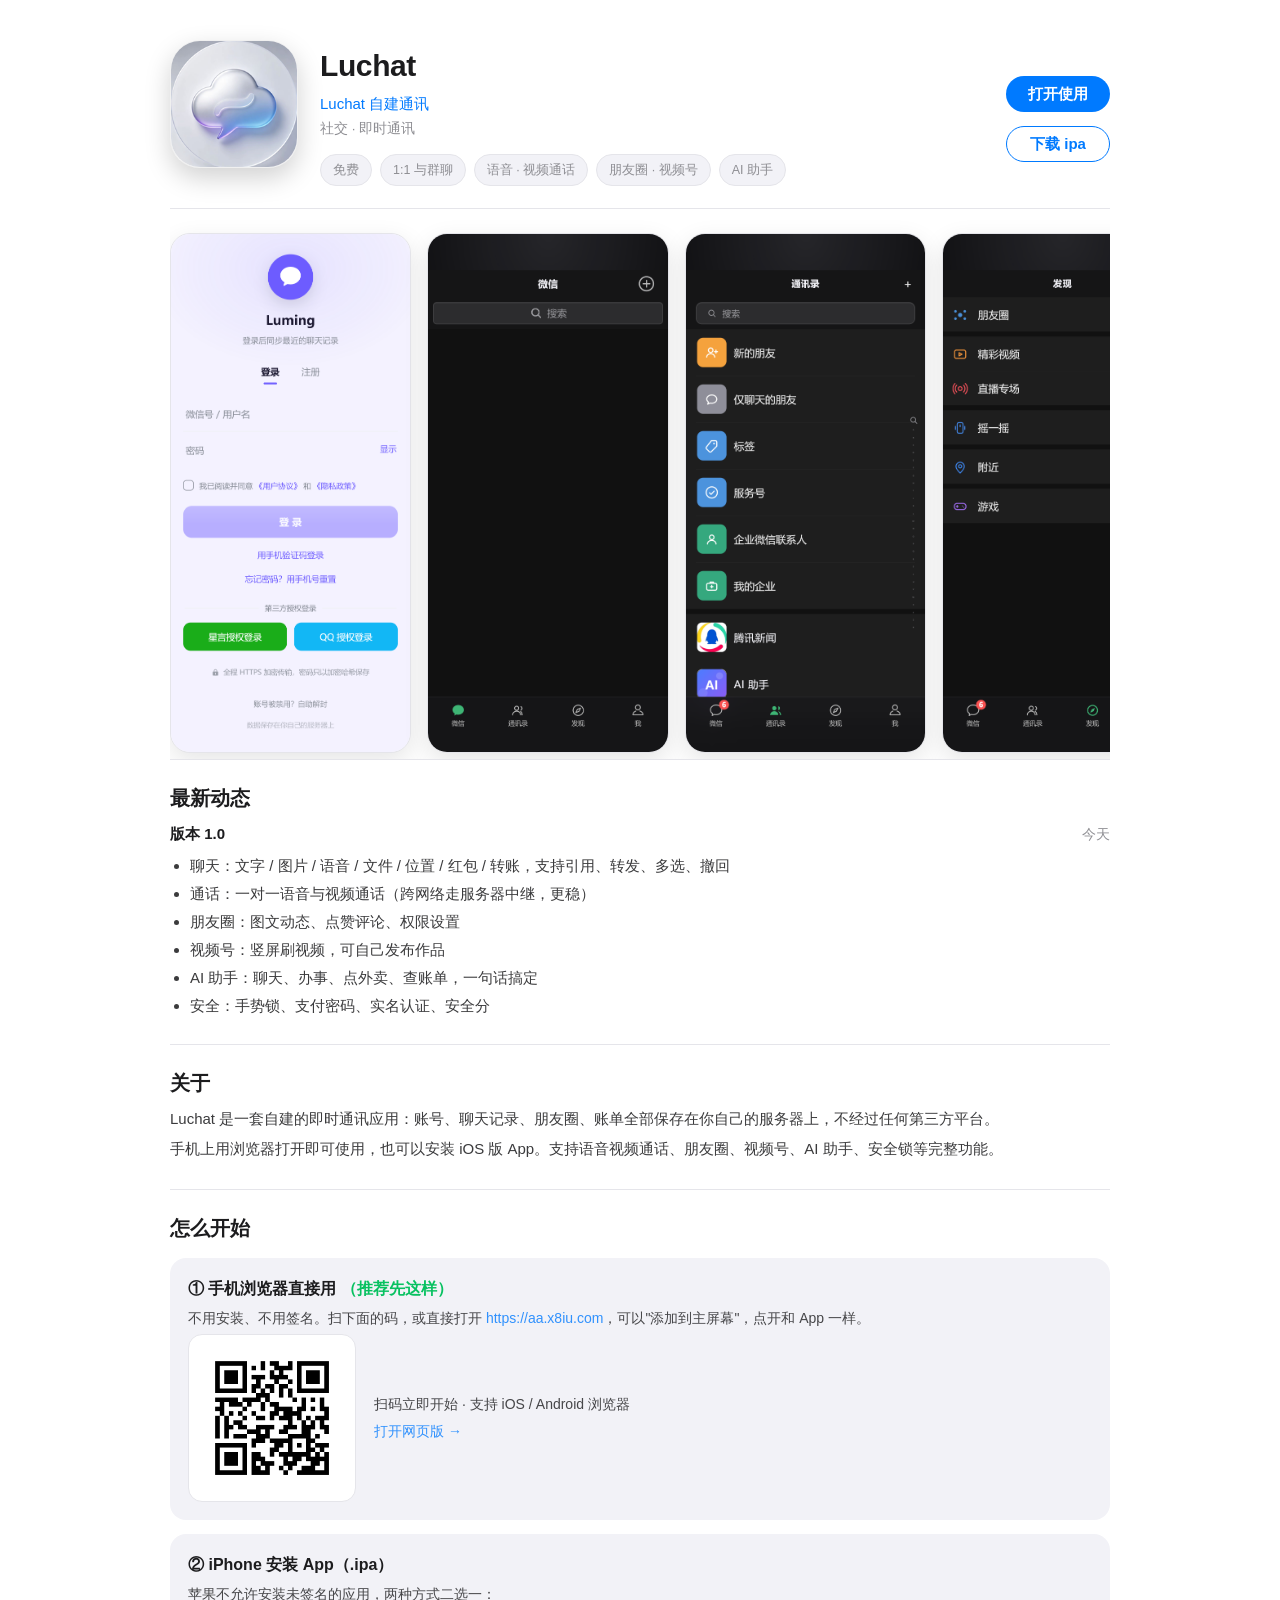
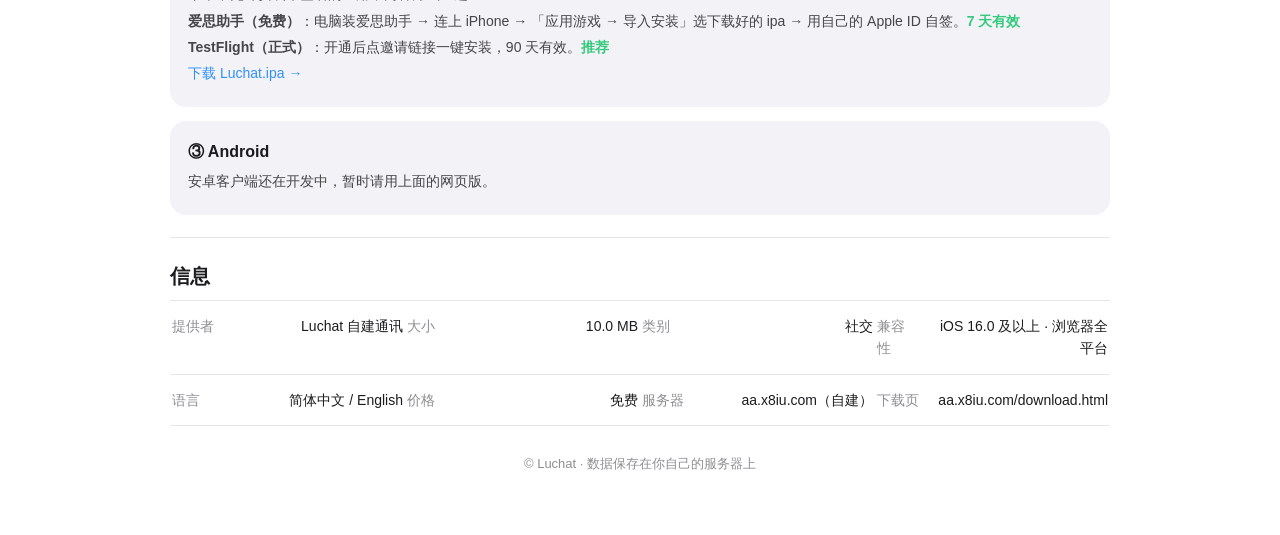
<file: server/public/download.html>
<!doctype html>
<html lang="zh-CN">
<head>
<meta charset="utf-8">
<meta name="viewport" content="width=device-width,initial-scale=1,viewport-fit=cover">
<title>Luchat · App Store 风格下载</title>
<meta name="theme-color" content="#ffffff">
<style>
  :root{
    --bg:#ffffff; --bg2:#f2f2f7; --ink:#1c1c1e; --sub:#8e8e93; --line:#e5e5ea;
    --blue:#007AFF; --green:#07C160; --card:#ffffff;
  }
  @media (prefers-color-scheme: dark){
    :root{--bg:#000;--bg2:#1c1c1e;--ink:#f2f2f7;--sub:#8e8e93;--line:#2c2c2e;--card:#1c1c1e}
  }
  *{box-sizing:border-box;-webkit-tap-highlight-color:transparent}
  body{margin:0;background:var(--bg);color:var(--ink);
    font:15px/1.6 -apple-system,BlinkMacSystemFont,"SF Pro Text","PingFang SC","Microsoft YaHei",sans-serif}
  .page{max-width:980px;margin:0 auto;padding:0 20px 60px}

  /* ---------- 顶部：图标 + 名称 + 获取（App Store 那一条） ---------- */
  .head{display:flex;gap:22px;align-items:flex-start;padding:40px 0 22px;border-bottom:1px solid var(--line)}
  .appicon{width:128px;height:128px;border-radius:30px;overflow:hidden;flex:none;
    box-shadow:0 10px 26px rgba(0,0,0,.18);border:1px solid rgba(0,0,0,.06)}
  .appicon img{width:100%;height:100%;display:block}
  .head .mid{flex:1;min-width:0}
  h1{margin:2px 0 2px;font-size:30px;font-weight:700;letter-spacing:-.4px}
  .dev{color:var(--blue);font-size:15px;font-weight:500}
  .cat{color:var(--sub);font-size:13.5px;margin-top:2px}
  .chips{display:flex;gap:8px;flex-wrap:wrap;margin-top:14px}
  .chip{border:1px solid var(--line);border-radius:999px;padding:5px 12px;font-size:12.5px;color:var(--sub);background:var(--bg2)}
  .get{display:flex;flex-direction:column;align-items:center;gap:14px;flex:none;padding-top:36px}
  a.getbtn{display:inline-flex;align-items:center;justify-content:center;min-width:104px;height:36px;padding:0 18px;
    border-radius:18px;background:var(--blue);color:#fff;font-size:15px;font-weight:600;text-decoration:none;transition:.15s}
  a.getbtn:hover{filter:brightness(1.06)}
  a.getbtn.ghost{background:transparent;color:var(--blue);border:1px solid var(--blue)}
  @media(max-width:720px){
    .head{flex-wrap:wrap;gap:16px}
    .appicon{width:96px;height:96px;border-radius:22px}
    h1{font-size:24px}
    .get{flex-direction:row;padding-top:0;width:100%}
  }

  /* ---------- 截图横滑 ---------- */
  .shots{display:flex;gap:16px;overflow-x:auto;padding:24px 2px 6px;scroll-snap-type:x mandatory}
  .shots::-webkit-scrollbar{height:8px}
  .shots::-webkit-scrollbar-thumb{background:var(--line);border-radius:8px}
  .shots img{height:520px;width:auto;border-radius:20px;border:1px solid var(--line);
    scroll-snap-align:start;box-shadow:0 8px 24px rgba(0,0,0,.10);background:var(--bg2)}
  @media(max-width:720px){.shots img{height:400px}}

  /* ---------- 最新动态 ---------- */
  .sec{border-top:1px solid var(--line);padding:22px 0}
  .sec h2{font-size:20px;margin:0 0 8px;font-weight:700}
  .ver{display:flex;justify-content:space-between;align-items:baseline;gap:12px}
  .ver .n{color:var(--sub);font-size:13.5px}
  .sec p{margin:6px 0;color:var(--ink);opacity:.86}
  ul.news{margin:8px 0 0 0;padding-left:20px;color:var(--ink);opacity:.86}
  ul.news li{margin:4px 0}

  /* ---------- 信息表（App Store 底部那几行） ---------- */
  .info{display:grid;grid-template-columns:repeat(auto-fit,minmax(200px,1fr));gap:0;
    border-top:1px solid var(--line)}
  .rowi{display:flex;justify-content:space-between;gap:14px;padding:14px 2px;border-bottom:1px solid var(--line)}
  .rowi .k{color:var(--sub);font-size:14px}
  .rowi .v{font-size:14px;text-align:right}

  /* ---------- 说明卡片（安装方式） ---------- */
  .card{background:var(--bg2);border-radius:16px;padding:18px;margin-top:14px}
  .card h3{margin:0 0 6px;font-size:16px}
  .card p{margin:4px 0;color:var(--ink);opacity:.8;font-size:14px}
  .card a{color:var(--blue);text-decoration:none}
  .qr{display:flex;gap:18px;align-items:center;flex-wrap:wrap}
  .qr img{width:168px;height:168px;background:#fff;border-radius:14px;padding:8px;border:1px solid var(--line)}
  .ok{color:var(--green);font-weight:600}
  .foot{color:var(--sub);font-size:13px;text-align:center;margin-top:28px}
</style>
</head>
<body>
<div class="page">

  <!-- 顶部 -->
  <div class="head">
    <div class="appicon"><img src="Luchat-icon.png" alt="Luchat"></div>
    <div class="mid">
      <h1>Luchat</h1>
      <div class="dev">Luchat 自建通讯</div>
      <div class="cat">社交 · 即时通讯</div>
      <div class="chips">
        <span class="chip">免费</span>
        <span class="chip">1:1 与群聊</span>
        <span class="chip">语音 · 视频通话</span>
        <span class="chip">朋友圈 · 视频号</span>
        <span class="chip">AI 助手</span>
      </div>
    </div>
    <div class="get">
      <a class="getbtn" href="/">打开使用</a>
      <a class="getbtn ghost" href="/download" download>下载 ipa</a>
    </div>
  </div>

  <!-- 截图 -->
  <div class="shots">
    <img src="shot-login.png" alt="登录">
    <img src="shot-chats.png" alt="会话">
    <img src="shot-contacts.png" alt="通讯录">
    <img src="shot-discover.png" alt="发现">
    <img src="shot-me.png" alt="我">
  </div>

  <!-- 最新动态 -->
  <div class="sec">
    <h2>最新动态</h2>
    <div class="ver">
      <div><b>版本 1.0</b></div>
      <div class="n">今天</div>
    </div>
    <ul class="news">
      <li>聊天：文字 / 图片 / 语音 / 文件 / 位置 / 红包 / 转账，支持引用、转发、多选、撤回</li>
      <li>通话：一对一语音与视频通话（跨网络走服务器中继，更稳）</li>
      <li>朋友圈：图文动态、点赞评论、权限设置</li>
      <li>视频号：竖屏刷视频，可自己发布作品</li>
      <li>AI 助手：聊天、办事、点外卖、查账单，一句话搞定</li>
      <li>安全：手势锁、支付密码、实名认证、安全分</li>
    </ul>
  </div>

  <!-- 描述 -->
  <div class="sec">
    <h2>关于</h2>
    <p>Luchat 是一套自建的即时通讯应用：账号、聊天记录、朋友圈、账单全部保存在你自己的服务器上，不经过任何第三方平台。</p>
    <p>手机上用浏览器打开即可使用，也可以安装 iOS 版 App。支持语音视频通话、朋友圈、视频号、AI 助手、安全锁等完整功能。</p>
  </div>

  <!-- 安装方式 -->
  <div class="sec">
    <h2>怎么开始</h2>
    <div class="card">
      <h3>① 手机浏览器直接用 <span class="ok">（推荐先这样）</span></h3>
      <p>不用安装、不用签名。扫下面的码，或直接打开 <a href="/">https://aa.x8iu.com</a>，可以"添加到主屏幕"，点开和 App 一样。</p>
      <div class="qr">
        <img src="Luchat-qr.png" alt="扫码打开">
        <div>
          <p>扫码立即开始 · 支持 iOS / Android 浏览器</p>
          <p><a href="/">打开网页版 →</a></p>
        </div>
      </div>
    </div>
    <div class="card">
      <h3>② iPhone 安装 App（.ipa）</h3>
      <p>苹果不允许安装未签名的应用，两种方式二选一：</p>
      <p><b>爱思助手（免费）</b>：电脑装爱思助手 → 连上 iPhone → 「应用游戏 → 导入安装」选下载好的 ipa → 用自己的 Apple&nbsp;ID 自签。<span class="ok">7 天有效</span></p>
      <p><b>TestFlight（正式）</b>：开通后点邀请链接一键安装，90 天有效。<span class="ok">推荐</span></p>
      <p><a href="/download" download>下载 Luchat.ipa →</a></p>
    </div>
    <div class="card">
      <h3>③ Android</h3>
      <p>安卓客户端还在开发中，暂时请用上面的网页版。</p>
    </div>
  </div>

  <!-- 信息表 -->
  <div class="sec" style="padding-bottom:0">
    <h2>信息</h2>
  </div>
  <div class="info">
    <div class="rowi"><span class="k">提供者</span><span class="v">Luchat 自建通讯</span></div>
    <div class="rowi"><span class="k">大小</span><span class="v">10.0 MB</span></div>
    <div class="rowi"><span class="k">类别</span><span class="v">社交</span></div>
    <div class="rowi"><span class="k">兼容性</span><span class="v">iOS 16.0 及以上 · 浏览器全平台</span></div>
    <div class="rowi"><span class="k">语言</span><span class="v">简体中文 / English</span></div>
    <div class="rowi"><span class="k">价格</span><span class="v">免费</span></div>
    <div class="rowi"><span class="k">服务器</span><span class="v">aa.x8iu.com（自建）</span></div>
    <div class="rowi"><span class="k">下载页</span><span class="v">aa.x8iu.com/download.html</span></div>
  </div>

  <div class="foot">© Luchat · 数据保存在你自己的服务器上</div>
</div>
</body>
</html>
</file>
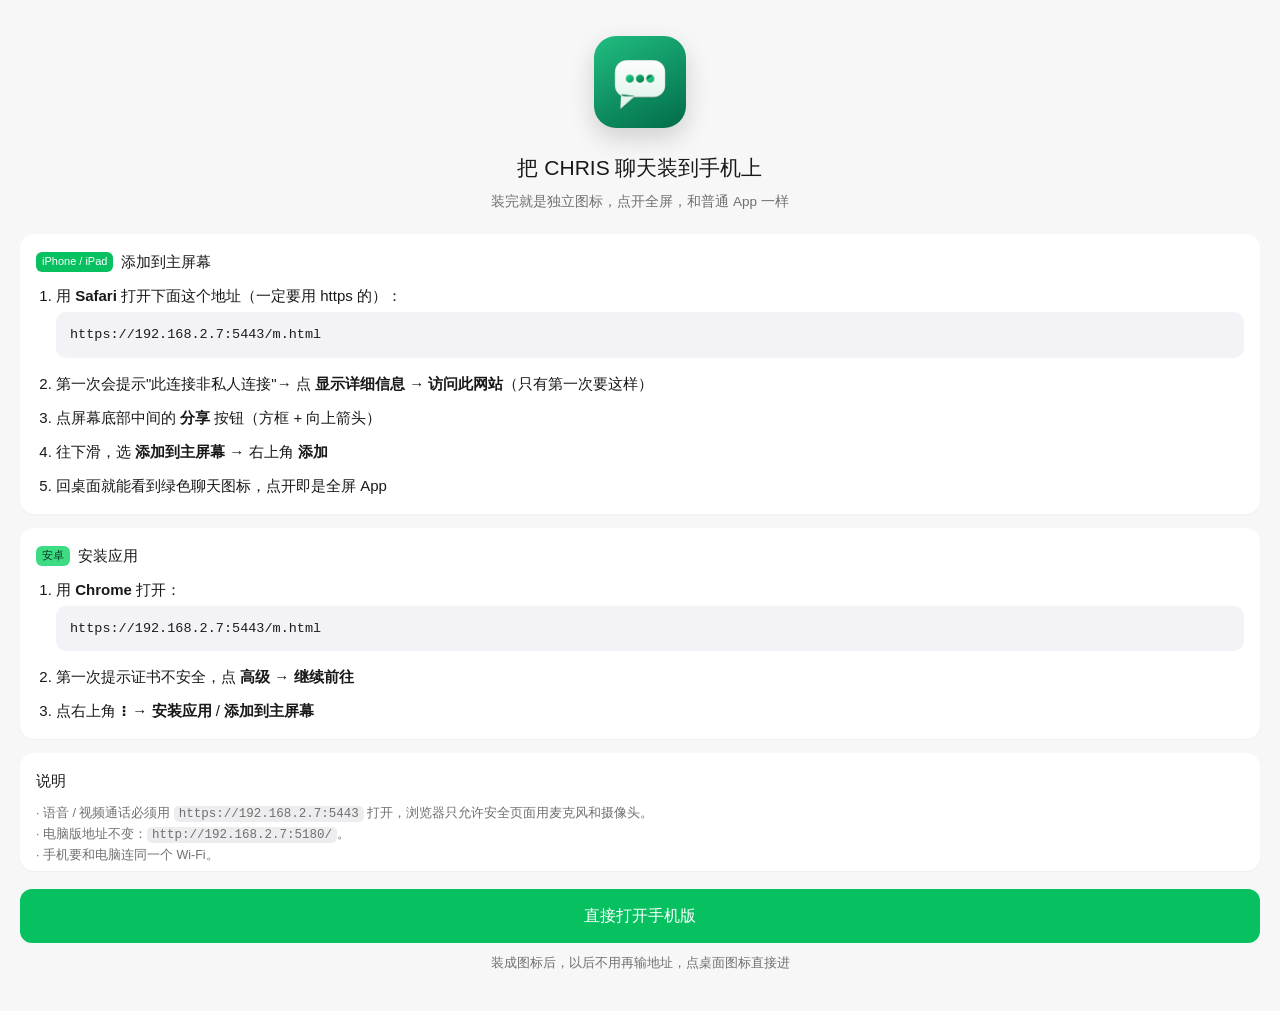
<file: server/public/install.html>
<!DOCTYPE html>
<html lang="zh-CN">
<head>
<meta charset="utf-8">
<meta name="viewport" content="width=device-width, initial-scale=1, viewport-fit=cover">
<title>把 CHRIS 聊天装到手机上</title>
<link rel="manifest" href="manifest.json">
<link rel="apple-touch-icon" sizes="180x180" href="icon-180.png">
<meta name="apple-mobile-web-app-capable" content="yes">
<meta name="theme-color" content="#07C160">
<style>
  :root { --green: #07C160; --ink: #191919; --gray: #707070; --line: #E5E5EA; --bg: #F7F7F7; }
  * { box-sizing: border-box; -webkit-tap-highlight-color: transparent; }
  body {
    margin: 0; padding: 0 20px calc(env(safe-area-inset-bottom, 0px) + 40px);
    background: var(--bg); color: var(--ink);
    font-family: -apple-system, BlinkMacSystemFont, "PingFang SC", "Microsoft YaHei", sans-serif;
    font-size: 15px; line-height: 1.6; -webkit-font-smoothing: antialiased;
  }
  header { text-align: center; padding: 36px 0 22px; }
  header img { width: 92px; height: 92px; border-radius: 22px; box-shadow: 0 10px 26px rgba(0,0,0,.16); }
  h1 { font-size: 21px; font-weight: 500; margin: 16px 0 6px; }
  .sub { color: var(--gray); font-size: 13.5px; }
  .card { background: #fff; border-radius: 14px; padding: 16px 16px 6px; margin-bottom: 14px; box-shadow: 0 1px 2px rgba(0,0,0,.04); }
  .card h2 { font-size: 15px; font-weight: 500; margin: 0 0 10px; display: flex; align-items: center; gap: 8px; }
  .card h2 .tag { font-size: 11px; font-weight: 400; color: #fff; background: var(--green); border-radius: 6px; padding: 1px 6px; }
  .card h2 .tag.android { background: #3ddc84; color: #08321c; }
  ol { margin: 0; padding-left: 20px; }
  ol li { margin-bottom: 10px; }
  .url {
    display: block; margin: 4px 0 14px; padding: 12px 14px; background: #F2F2F7; border-radius: 10px;
    font-family: ui-monospace, Menlo, Consolas, monospace; font-size: 13.5px; color: #1C1C1E;
    word-break: break-all; text-decoration: none;
  }
  .btn {
    display: block; text-align: center; text-decoration: none; margin: 18px 0 10px;
    background: var(--green); color: #fff; padding: 14px; border-radius: 12px; font-size: 16px; font-weight: 500;
  }
  .note { color: var(--gray); font-size: 12.5px; margin: 10px 0 0; }
  code { background: #EDEDF0; border-radius: 5px; padding: 1px 5px; font-size: 12.5px; }
</style>
</head>
<body>
<header>
  <img src="icon-192.png" alt="CHRIS Chat">
  <h1>把 CHRIS 聊天装到手机上</h1>
  <div class="sub">装完就是独立图标，点开全屏，和普通 App 一样</div>
</header>

<div class="card">
  <h2><span class="tag">iPhone / iPad</span> 添加到主屏幕</h2>
  <ol>
    <li>用 <b>Safari</b> 打开下面这个地址（一定要用 https 的）：
      <a class="url" href="https://192.168.2.7:5443/m.html">https://192.168.2.7:5443/m.html</a>
    </li>
    <li>第一次会提示"此连接非私人连接"→ 点 <b>显示详细信息</b> → <b>访问此网站</b>（只有第一次要这样）</li>
    <li>点屏幕底部中间的 <b>分享</b> 按钮（方框 + 向上箭头）</li>
    <li>往下滑，选 <b>添加到主屏幕</b> → 右上角 <b>添加</b></li>
    <li>回桌面就能看到绿色聊天图标，点开即是全屏 App</li>
  </ol>
</div>

<div class="card">
  <h2><span class="tag android">安卓</span> 安装应用</h2>
  <ol>
    <li>用 <b>Chrome</b> 打开：<a class="url" href="https://192.168.2.7:5443/m.html">https://192.168.2.7:5443/m.html</a></li>
    <li>第一次提示证书不安全，点 <b>高级</b> → <b>继续前往</b></li>
    <li>点右上角 <b>⋮</b> → <b>安装应用</b> / <b>添加到主屏幕</b></li>
  </ol>
</div>

<div class="card">
  <h2>说明</h2>
  <p class="note">
    · 语音 / 视频通话必须用 <code>https://192.168.2.7:5443</code> 打开，浏览器只允许安全页面用麦克风和摄像头。<br>
    · 电脑版地址不变：<code>http://192.168.2.7:5180/</code>。<br>
    · 手机要和电脑连同一个 Wi-Fi。
  </p>
</div>

<a class="btn" href="https://192.168.2.7:5443/m.html">直接打开手机版</a>
<p class="note" style="text-align:center">装成图标后，以后不用再输地址，点桌面图标直接进</p>
</body>
</html>
</file>
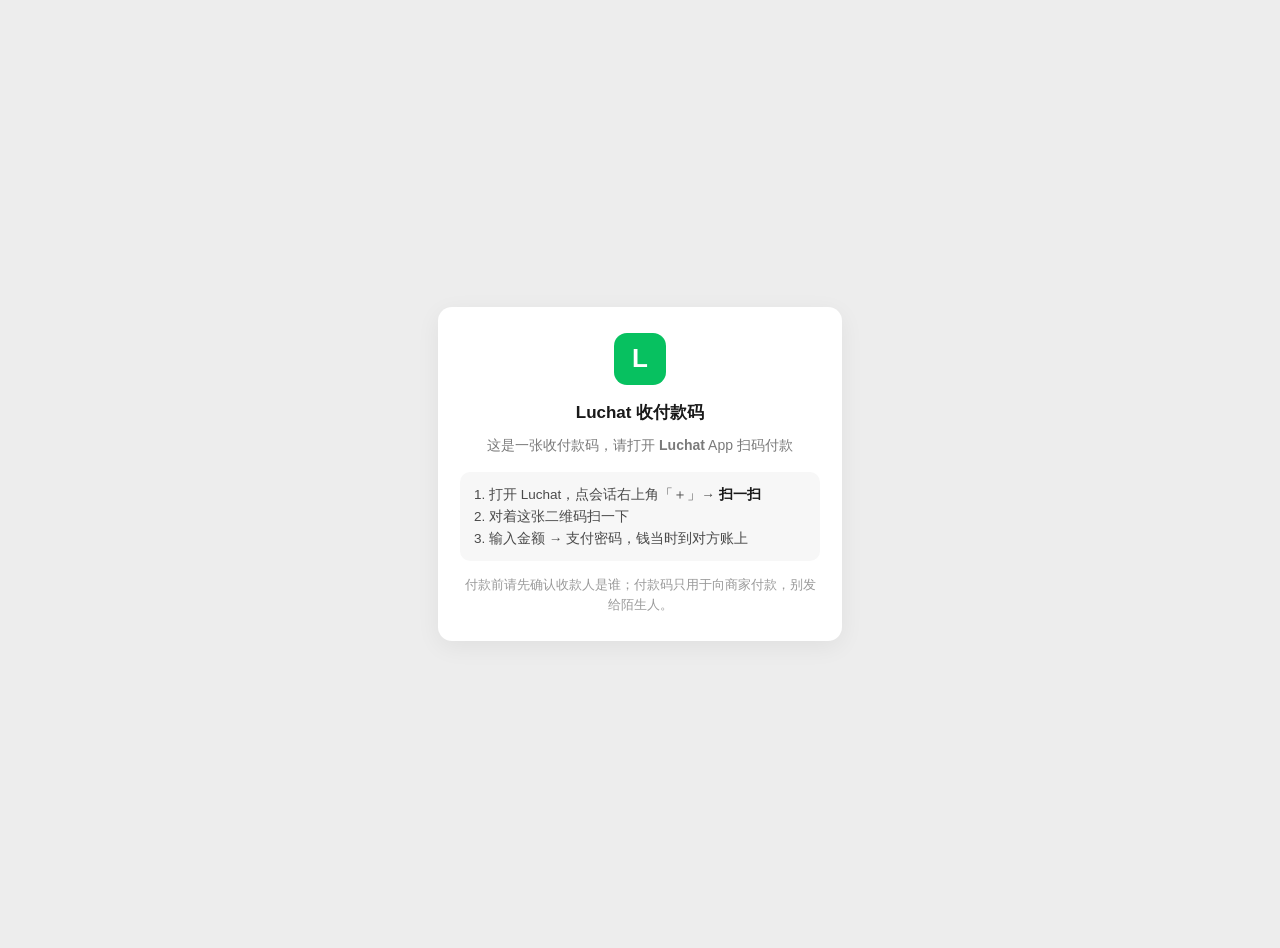
<file: server/public/pay.html>
<!doctype html>
<html lang="zh-CN">
<head>
<meta charset="utf-8">
<meta name="viewport" content="width=device-width,initial-scale=1,viewport-fit=cover">
<title>Luchat 收付款码</title>
<style>
  html,body{margin:0;height:100%;background:#EDEDED;font:16px/1.6 -apple-system,BlinkMacSystemFont,"PingFang SC","Helvetica Neue",Arial,sans-serif;color:#191919}
  .wrap{min-height:100%;display:flex;align-items:center;justify-content:center;padding:24px}
  .card{width:100%;max-width:360px;background:#fff;border-radius:14px;padding:26px 22px;text-align:center;box-shadow:0 6px 24px rgba(0,0,0,.06)}
  .logo{width:52px;height:52px;border-radius:13px;background:#07C160;color:#fff;font-size:26px;font-weight:700;display:flex;align-items:center;justify-content:center;margin:0 auto 14px}
  h1{font-size:17px;margin:0 0 8px;font-weight:600}
  p{margin:6px 0;color:#7A7A7A;font-size:14px}
  .amt{font-size:30px;font-weight:600;color:#191919;margin:14px 0 2px}
  .steps{text-align:left;background:#F7F7F7;border-radius:10px;padding:12px 14px;margin-top:16px;font-size:13.5px;color:#4A4A4A}
  .steps b{color:#191919}
  .tip{margin-top:14px;font-size:12.5px;color:#9A9A9A}
</style>
</head>
<body>
  <div class="wrap">
    <div class="card">
      <div class="logo">L</div>
      <h1>Luchat 收付款码</h1>
      <div class="amt" id="amt" style="display:none"></div>
      <p>这是一张收付款码，请打开 <b>Luchat</b> App 扫码付款</p>
      <div class="steps">
        <div>1. 打开 Luchat，点会话右上角「＋」→ <b>扫一扫</b></div>
        <div>2. 对着这张二维码扫一下</div>
        <div>3. 输入金额 → 支付密码，钱当时到对方账上</div>
      </div>
      <div class="tip">付款前请先确认收款人是谁；付款码只用于向商家付款，别发给陌生人。</div>
    </div>
  </div>
<script>
  (function () {
    try {
      var q = new URLSearchParams(location.search);
      var a = parseFloat(q.get('a') || '');
      if (isFinite(a) && a > 0) {
        document.getElementById('amt').textContent = '¥' + a.toFixed(2);
        document.getElementById('amt').style.display = 'block';
      }
    } catch (e) { }
  })();
</script>
</body>
</html>
</file>
